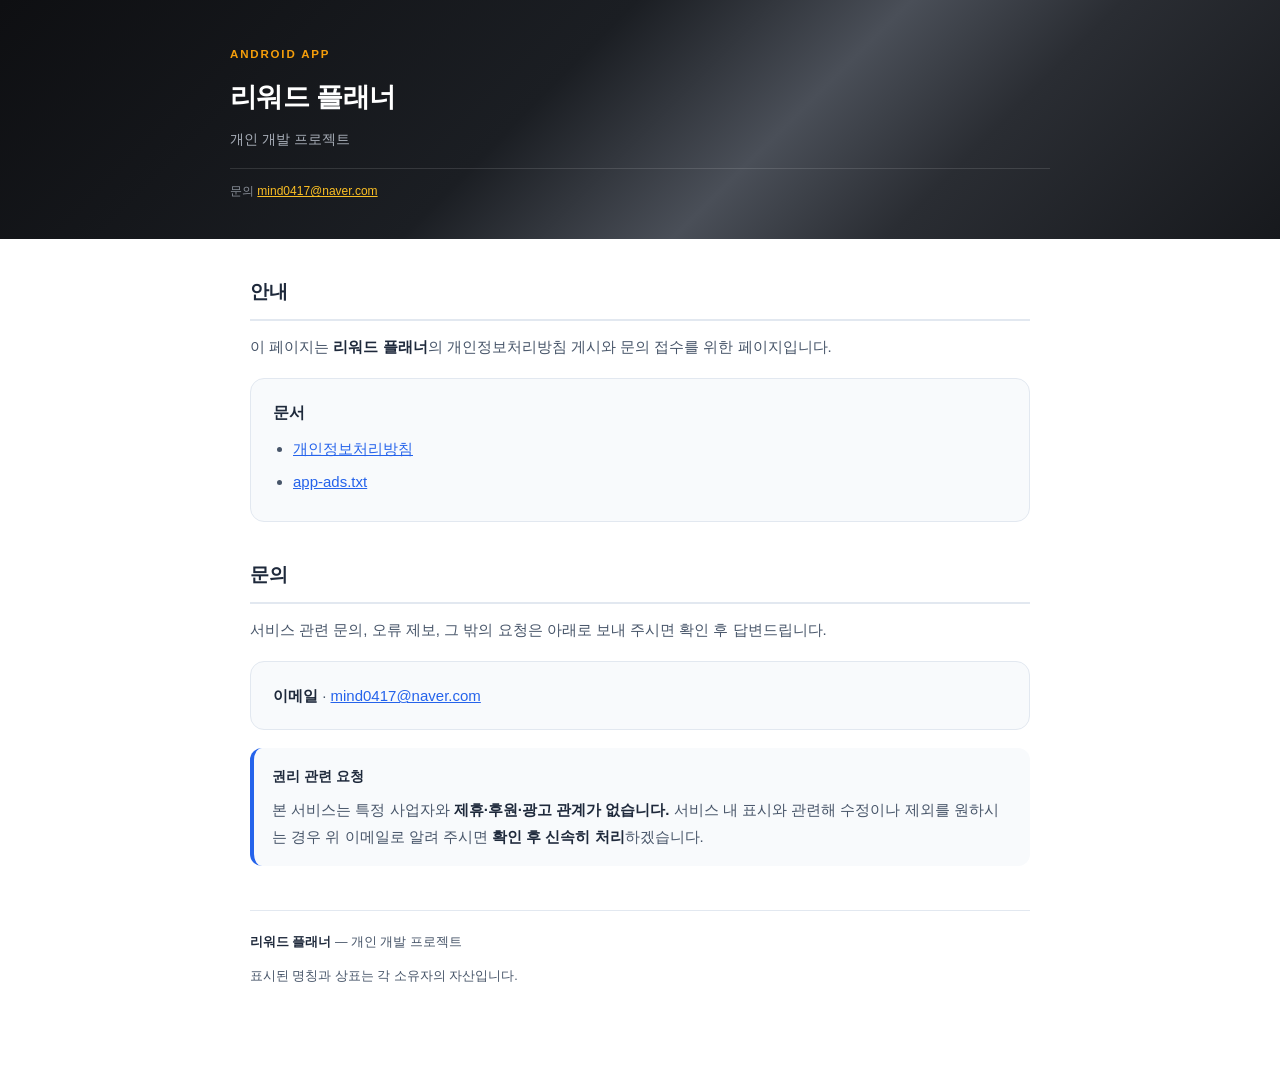
<file: index.html>
<!DOCTYPE html>
<html lang="ko">
<head>
<meta charset="UTF-8">
<meta name="viewport" content="width=device-width, initial-scale=1.0">
<title>리워드 플래너</title>
<meta name="description" content="리워드 플래너 - 개인정보처리방침 및 문의 안내">
<meta name="robots" content="noindex">
<link rel="stylesheet" href="style.css">
</head>
<body>
<header>
  <div class="inner">
    <div class="eyebrow">Android App</div>
    <h1>리워드 플래너</h1>
    <p>개인 개발 프로젝트</p>
    <div class="meta">문의 <a href="mailto:mind0417@naver.com" style="color:#FBBF24">mind0417@naver.com</a></div>
  </div>
</header>

<div class="wrap">

<h2>안내</h2>
<p>이 페이지는 <strong>리워드 플래너</strong>의 개인정보처리방침 게시와 문의 접수를 위한 페이지입니다.</p>

<div class="card">
  <h3>문서</h3>
  <ul style="margin-bottom:0">
    <li><a href="privacy.html">개인정보처리방침</a></li>
    <li><a href="app-ads.txt">app-ads.txt</a></li>
  </ul>
</div>

<h2>문의</h2>
<p>서비스 관련 문의, 오류 제보, 그 밖의 요청은 아래로 보내 주시면 확인 후 답변드립니다.</p>
<div class="card">
  <p style="margin-bottom:0"><strong>이메일</strong> ·
  <a href="mailto:mind0417@naver.com">mind0417@naver.com</a></p>
</div>

<div class="box">
  <div class="t">권리 관련 요청</div>
  <p>본 서비스는 특정 사업자와 <strong>제휴·후원·광고 관계가 없습니다.</strong>
  서비스 내 표시와 관련해 수정이나 제외를 원하시는 경우 위 이메일로 알려 주시면
  <strong>확인 후 신속히 처리</strong>하겠습니다.</p>
</div>

<footer>
  <p><strong>리워드 플래너</strong> — 개인 개발 프로젝트</p>
  <p>표시된 명칭과 상표는 각 소유자의 자산입니다.</p>
</footer>
</div>
</body>
</html>
</file>
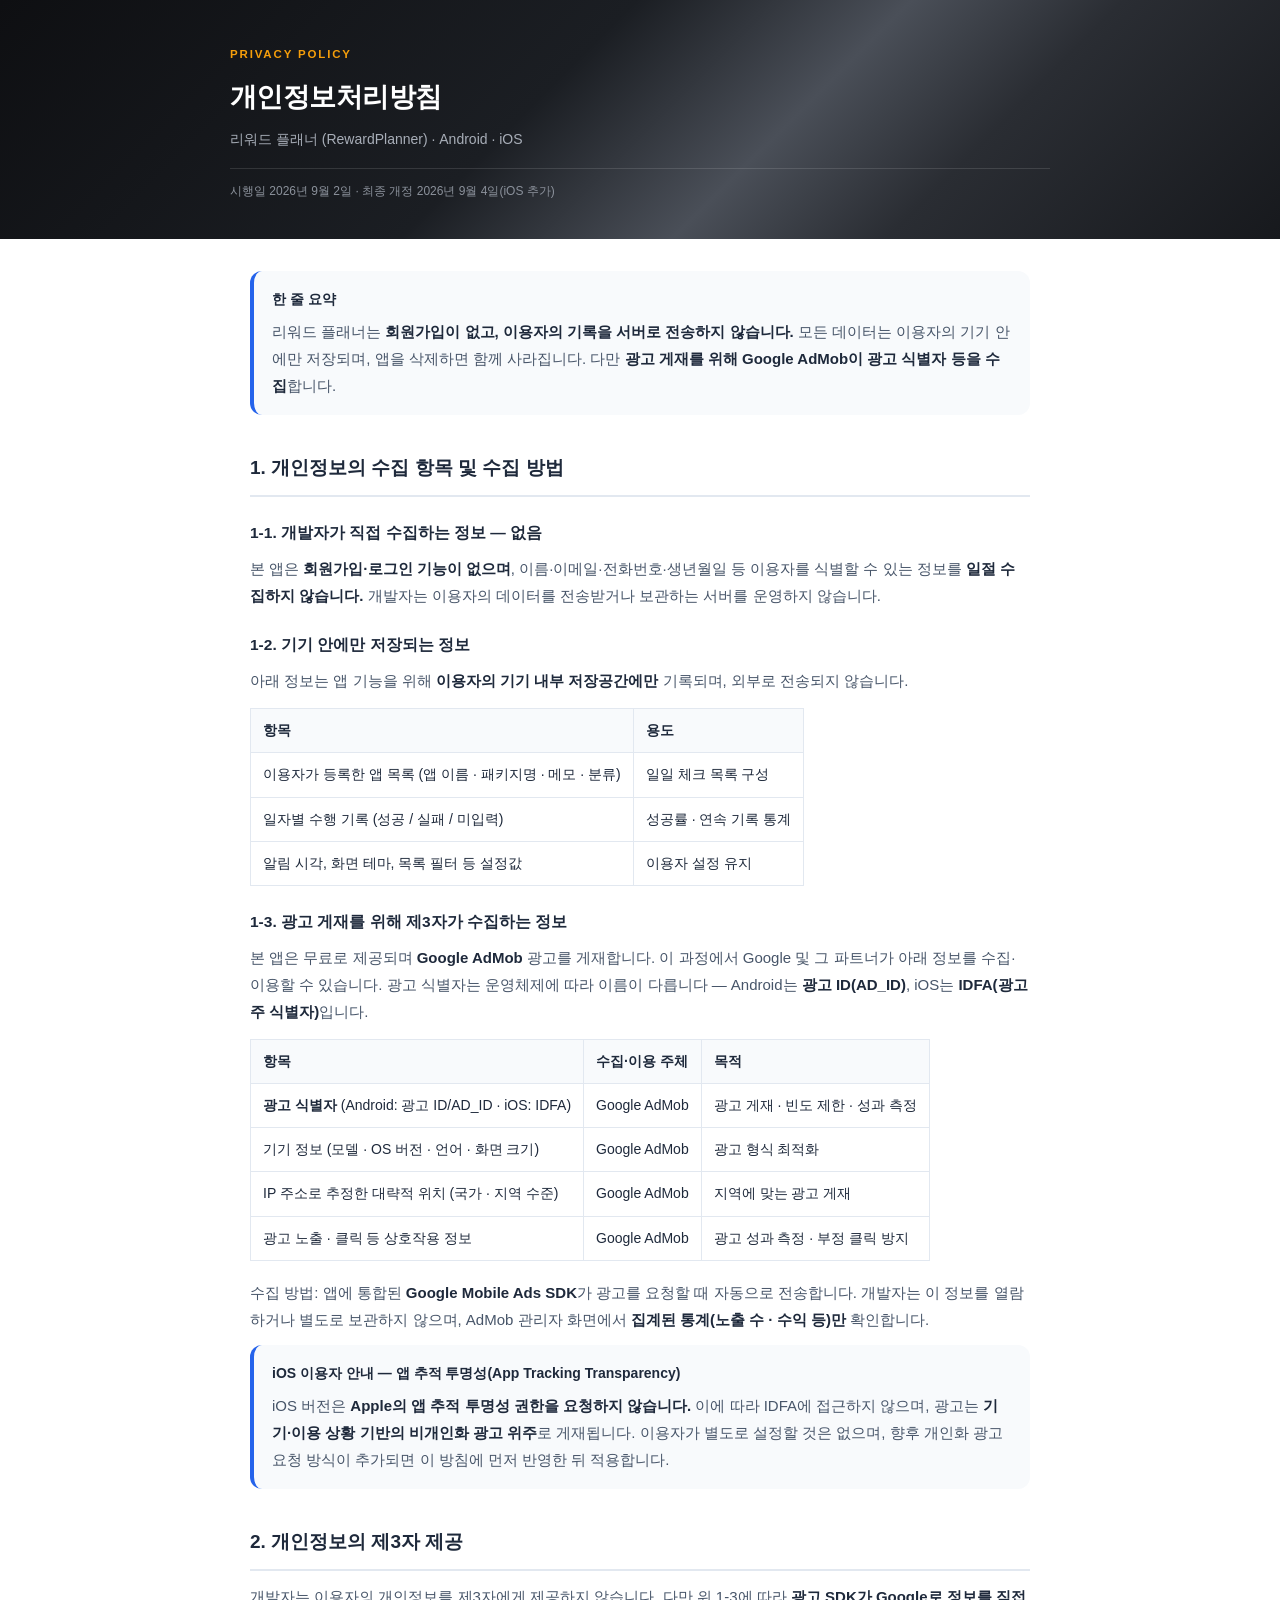
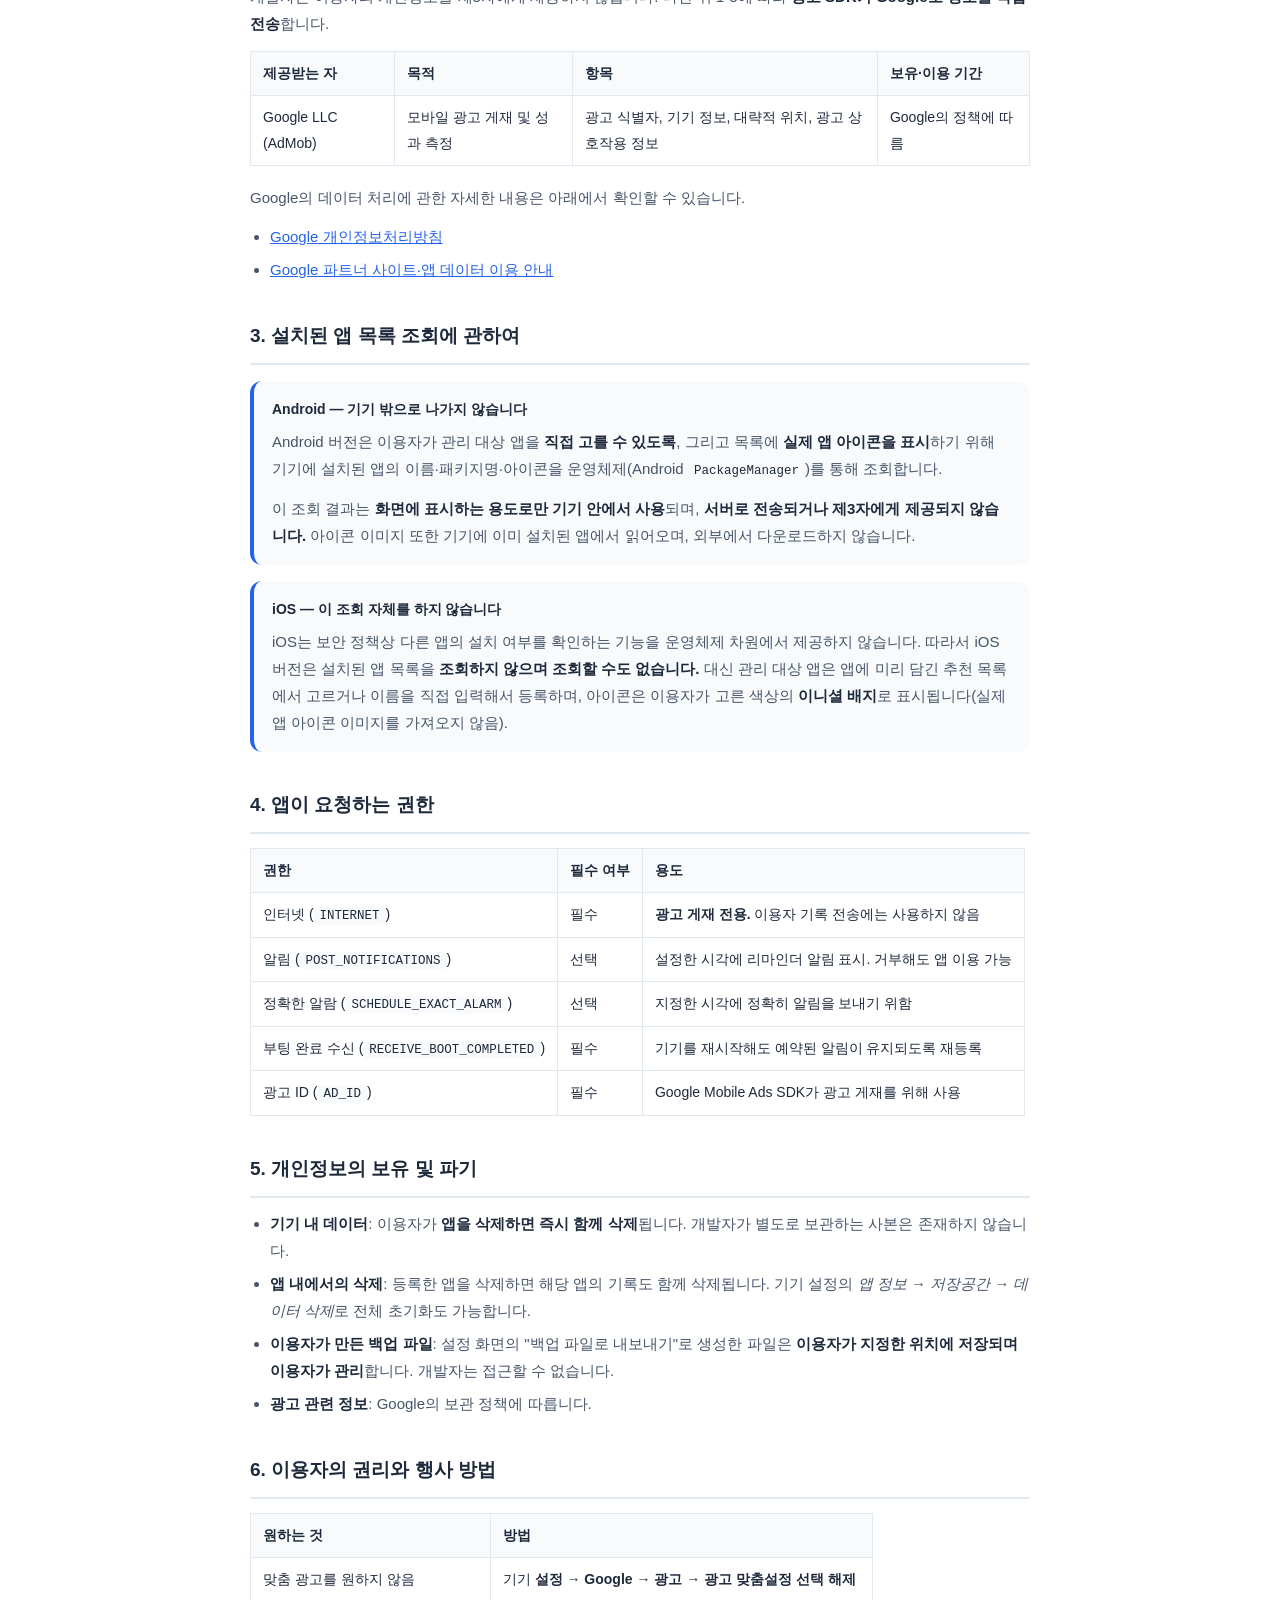
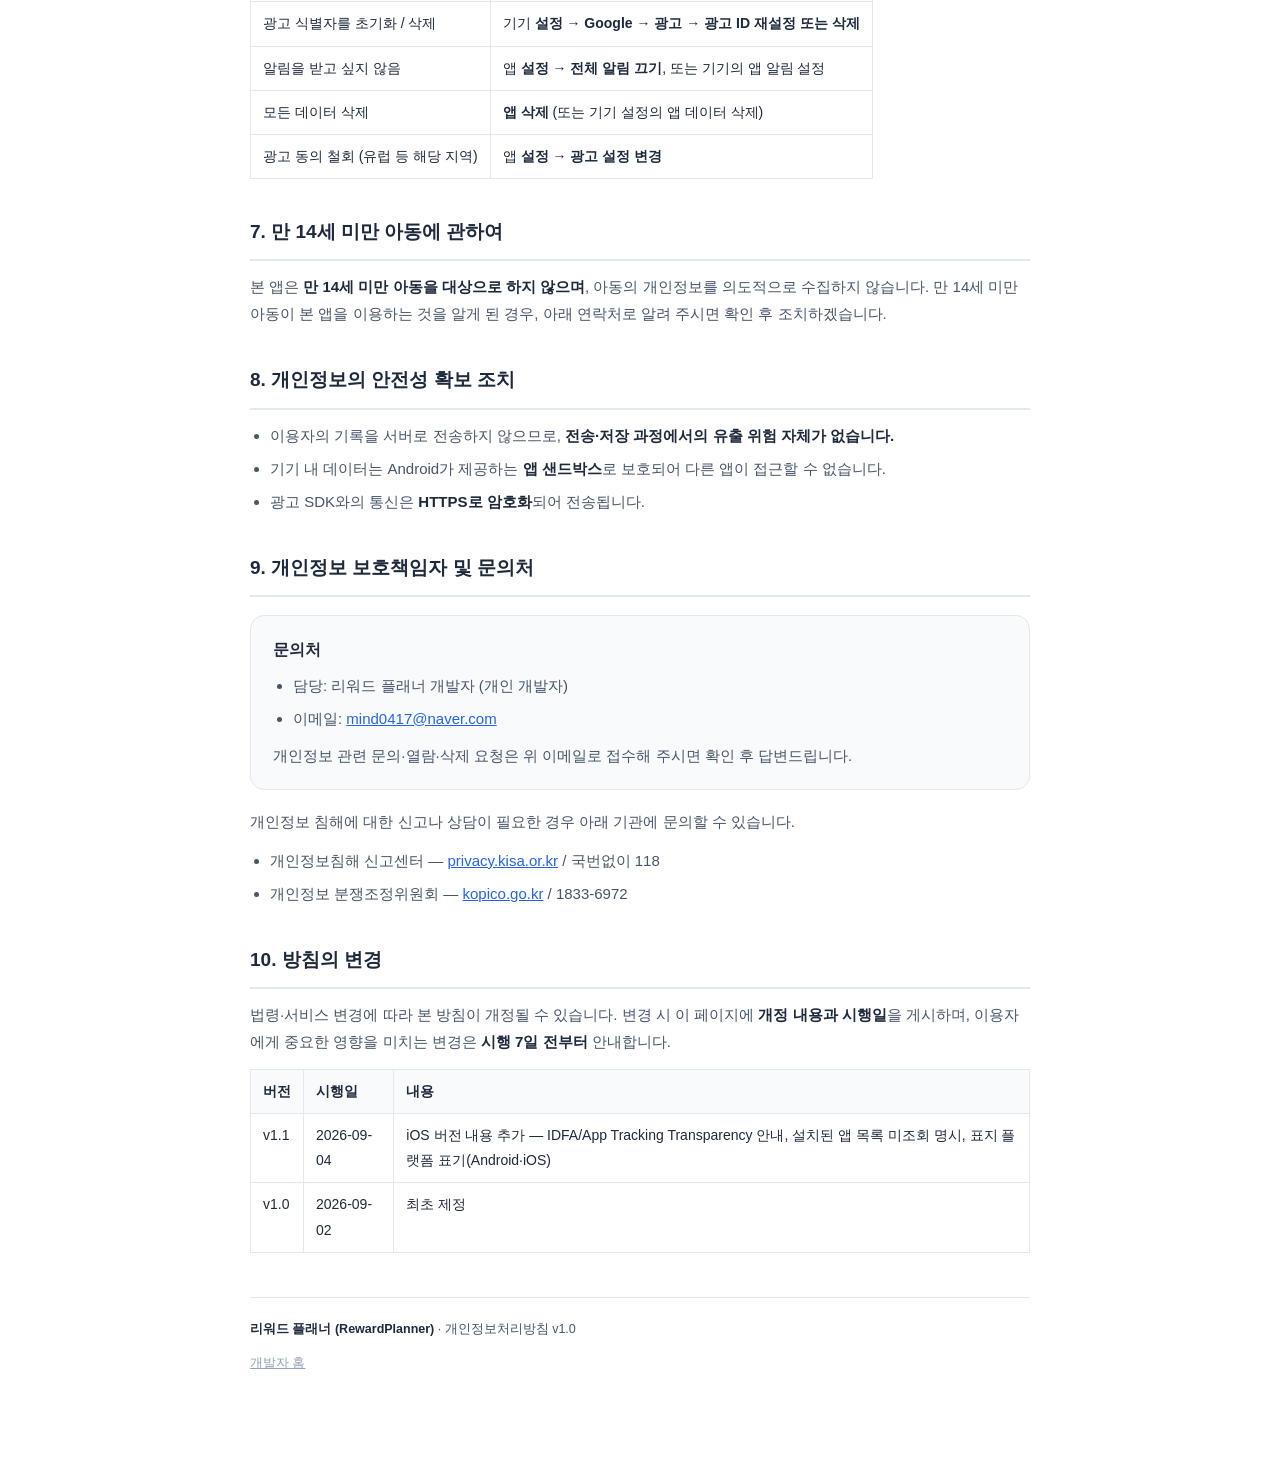
<file: privacy.html>
<!DOCTYPE html>
<html lang="ko">
<head>
<meta charset="UTF-8">
<meta name="viewport" content="width=device-width, initial-scale=1.0">
<title>개인정보처리방침 — 리워드 플래너</title>
<link rel="stylesheet" href="style.css">
</head>
<body>
<header>
  <div class="inner">
    <div class="eyebrow">Privacy Policy</div>
    <h1>개인정보처리방침</h1>
    <p>리워드 플래너 (RewardPlanner) · Android · iOS</p>
    <div class="meta">시행일 2026년 9월 2일 · 최종 개정 2026년 9월 4일(iOS 추가)</div>
  </div>
</header>

<div class="wrap">

<div class="box">
  <div class="t">한 줄 요약</div>
  <p>리워드 플래너는 <strong>회원가입이 없고, 이용자의 기록을 서버로 전송하지 않습니다.</strong>
  모든 데이터는 이용자의 기기 안에만 저장되며, 앱을 삭제하면 함께 사라집니다.
  다만 <strong>광고 게재를 위해 Google AdMob이 광고 식별자 등을 수집</strong>합니다.</p>
</div>

<h2>1. 개인정보의 수집 항목 및 수집 방법</h2>

<h3>1-1. 개발자가 직접 수집하는 정보 — 없음</h3>
<p>본 앱은 <strong>회원가입·로그인 기능이 없으며</strong>, 이름·이메일·전화번호·생년월일 등
이용자를 식별할 수 있는 정보를 <strong>일절 수집하지 않습니다.</strong>
개발자는 이용자의 데이터를 전송받거나 보관하는 서버를 운영하지 않습니다.</p>

<h3>1-2. 기기 안에만 저장되는 정보</h3>
<p>아래 정보는 앱 기능을 위해 <strong>이용자의 기기 내부 저장공간에만</strong> 기록되며,
외부로 전송되지 않습니다.</p>
<table>
  <tr><th>항목</th><th>용도</th></tr>
  <tr><td>이용자가 등록한 앱 목록 (앱 이름 · 패키지명 · 메모 · 분류)</td><td>일일 체크 목록 구성</td></tr>
  <tr><td>일자별 수행 기록 (성공 / 실패 / 미입력)</td><td>성공률 · 연속 기록 통계</td></tr>
  <tr><td>알림 시각, 화면 테마, 목록 필터 등 설정값</td><td>이용자 설정 유지</td></tr>
</table>

<h3>1-3. 광고 게재를 위해 제3자가 수집하는 정보</h3>
<p>본 앱은 무료로 제공되며 <strong>Google AdMob</strong> 광고를 게재합니다.
이 과정에서 Google 및 그 파트너가 아래 정보를 수집·이용할 수 있습니다.
광고 식별자는 운영체제에 따라 이름이 다릅니다 — Android는 <strong>광고 ID(AD_ID)</strong>,
iOS는 <strong>IDFA(광고주 식별자)</strong>입니다.</p>
<table>
  <tr><th>항목</th><th>수집·이용 주체</th><th>목적</th></tr>
  <tr><td><strong>광고 식별자</strong> (Android: 광고 ID/AD_ID · iOS: IDFA)</td><td>Google AdMob</td><td>광고 게재 · 빈도 제한 · 성과 측정</td></tr>
  <tr><td>기기 정보 (모델 · OS 버전 · 언어 · 화면 크기)</td><td>Google AdMob</td><td>광고 형식 최적화</td></tr>
  <tr><td>IP 주소로 추정한 대략적 위치 (국가 · 지역 수준)</td><td>Google AdMob</td><td>지역에 맞는 광고 게재</td></tr>
  <tr><td>광고 노출 · 클릭 등 상호작용 정보</td><td>Google AdMob</td><td>광고 성과 측정 · 부정 클릭 방지</td></tr>
</table>
<p>수집 방법: 앱에 통합된 <strong>Google Mobile Ads SDK</strong>가 광고를 요청할 때 자동으로 전송합니다.
개발자는 이 정보를 열람하거나 별도로 보관하지 않으며, AdMob 관리자 화면에서
<strong>집계된 통계(노출 수 · 수익 등)만</strong> 확인합니다.</p>
<div class="box" style="margin-top:12px">
  <div class="t">iOS 이용자 안내 — 앱 추적 투명성(App Tracking Transparency)</div>
  <p>iOS 버전은 <strong>Apple의 앱 추적 투명성 권한을 요청하지 않습니다.</strong>
  이에 따라 IDFA에 접근하지 않으며, 광고는 <strong>기기·이용 상황 기반의 비개인화 광고 위주</strong>로
  게재됩니다. 이용자가 별도로 설정할 것은 없으며, 향후 개인화 광고 요청 방식이 추가되면
  이 방침에 먼저 반영한 뒤 적용합니다.</p>
</div>

<h2>2. 개인정보의 제3자 제공</h2>
<p>개발자는 이용자의 개인정보를 제3자에게 제공하지 않습니다.
다만 위 1-3에 따라 <strong>광고 SDK가 Google로 정보를 직접 전송</strong>합니다.</p>
<table>
  <tr><th>제공받는 자</th><th>목적</th><th>항목</th><th>보유·이용 기간</th></tr>
  <tr>
    <td>Google LLC (AdMob)</td>
    <td>모바일 광고 게재 및 성과 측정</td>
    <td>광고 식별자, 기기 정보, 대략적 위치, 광고 상호작용 정보</td>
    <td>Google의 정책에 따름</td>
  </tr>
</table>
<p>Google의 데이터 처리에 관한 자세한 내용은 아래에서 확인할 수 있습니다.</p>
<ul>
  <li><a href="https://policies.google.com/privacy" target="_blank" rel="noopener">Google 개인정보처리방침</a></li>
  <li><a href="https://policies.google.com/technologies/partner-sites" target="_blank" rel="noopener">Google 파트너 사이트·앱 데이터 이용 안내</a></li>
</ul>

<h2>3. 설치된 앱 목록 조회에 관하여</h2>
<div class="box">
  <div class="t">Android — 기기 밖으로 나가지 않습니다</div>
  <p>Android 버전은 이용자가 관리 대상 앱을 <strong>직접 고를 수 있도록</strong>,
  그리고 목록에 <strong>실제 앱 아이콘을 표시</strong>하기 위해
  기기에 설치된 앱의 이름·패키지명·아이콘을 운영체제(Android <code>PackageManager</code>)를 통해 조회합니다.</p>
  <p style="margin-top:8px">이 조회 결과는 <strong>화면에 표시하는 용도로만 기기 안에서 사용</strong>되며,
  <strong>서버로 전송되거나 제3자에게 제공되지 않습니다.</strong>
  아이콘 이미지 또한 기기에 이미 설치된 앱에서 읽어오며, 외부에서 다운로드하지 않습니다.</p>
</div>
<div class="box" style="margin-top:12px">
  <div class="t">iOS — 이 조회 자체를 하지 않습니다</div>
  <p>iOS는 보안 정책상 다른 앱의 설치 여부를 확인하는 기능을 운영체제 차원에서 제공하지 않습니다.
  따라서 iOS 버전은 설치된 앱 목록을 <strong>조회하지 않으며 조회할 수도 없습니다.</strong>
  대신 관리 대상 앱은 앱에 미리 담긴 추천 목록에서 고르거나 이름을 직접 입력해서 등록하며,
  아이콘은 이용자가 고른 색상의 <strong>이니셜 배지</strong>로 표시됩니다(실제 앱 아이콘 이미지를 가져오지 않음).</p>
</div>

<h2>4. 앱이 요청하는 권한</h2>
<table>
  <tr><th>권한</th><th>필수 여부</th><th>용도</th></tr>
  <tr><td>인터넷 (<code>INTERNET</code>)</td><td>필수</td><td><strong>광고 게재 전용.</strong> 이용자 기록 전송에는 사용하지 않음</td></tr>
  <tr><td>알림 (<code>POST_NOTIFICATIONS</code>)</td><td>선택</td><td>설정한 시각에 리마인더 알림 표시. 거부해도 앱 이용 가능</td></tr>
  <tr><td>정확한 알람 (<code>SCHEDULE_EXACT_ALARM</code>)</td><td>선택</td><td>지정한 시각에 정확히 알림을 보내기 위함</td></tr>
  <tr><td>부팅 완료 수신 (<code>RECEIVE_BOOT_COMPLETED</code>)</td><td>필수</td><td>기기를 재시작해도 예약된 알림이 유지되도록 재등록</td></tr>
  <tr><td>광고 ID (<code>AD_ID</code>)</td><td>필수</td><td>Google Mobile Ads SDK가 광고 게재를 위해 사용</td></tr>
</table>

<h2>5. 개인정보의 보유 및 파기</h2>
<ul>
  <li><strong>기기 내 데이터</strong>: 이용자가 <strong>앱을 삭제하면 즉시 함께 삭제</strong>됩니다.
      개발자가 별도로 보관하는 사본은 존재하지 않습니다.</li>
  <li><strong>앱 내에서의 삭제</strong>: 등록한 앱을 삭제하면 해당 앱의 기록도 함께 삭제됩니다.
      기기 설정의 <em>앱 정보 → 저장공간 → 데이터 삭제</em>로 전체 초기화도 가능합니다.</li>
  <li><strong>이용자가 만든 백업 파일</strong>: 설정 화면의 "백업 파일로 내보내기"로 생성한 파일은
      <strong>이용자가 지정한 위치에 저장되며 이용자가 관리</strong>합니다. 개발자는 접근할 수 없습니다.</li>
  <li><strong>광고 관련 정보</strong>: Google의 보관 정책에 따릅니다.</li>
</ul>

<h2>6. 이용자의 권리와 행사 방법</h2>
<table>
  <tr><th>원하는 것</th><th>방법</th></tr>
  <tr><td>맞춤 광고를 원하지 않음</td><td>기기 <strong>설정 → Google → 광고 → 광고 맞춤설정 선택 해제</strong></td></tr>
  <tr><td>광고 식별자를 초기화 / 삭제</td><td>기기 <strong>설정 → Google → 광고 → 광고 ID 재설정 또는 삭제</strong></td></tr>
  <tr><td>알림을 받고 싶지 않음</td><td>앱 <strong>설정 → 전체 알림 끄기</strong>, 또는 기기의 앱 알림 설정</td></tr>
  <tr><td>모든 데이터 삭제</td><td><strong>앱 삭제</strong> (또는 기기 설정의 앱 데이터 삭제)</td></tr>
  <tr><td>광고 동의 철회 (유럽 등 해당 지역)</td><td>앱 <strong>설정 → 광고 설정 변경</strong></td></tr>
</table>

<h2>7. 만 14세 미만 아동에 관하여</h2>
<p>본 앱은 <strong>만 14세 미만 아동을 대상으로 하지 않으며</strong>, 아동의 개인정보를 의도적으로 수집하지 않습니다.
만 14세 미만 아동이 본 앱을 이용하는 것을 알게 된 경우, 아래 연락처로 알려 주시면 확인 후 조치하겠습니다.</p>

<h2>8. 개인정보의 안전성 확보 조치</h2>
<ul>
  <li>이용자의 기록을 서버로 전송하지 않으므로, <strong>전송·저장 과정에서의 유출 위험 자체가 없습니다.</strong></li>
  <li>기기 내 데이터는 Android가 제공하는 <strong>앱 샌드박스</strong>로 보호되어
      다른 앱이 접근할 수 없습니다.</li>
  <li>광고 SDK와의 통신은 <strong>HTTPS로 암호화</strong>되어 전송됩니다.</li>
</ul>

<h2>9. 개인정보 보호책임자 및 문의처</h2>
<div class="card">
  <h3>문의처</h3>
  <ul style="margin-bottom:0">
    <li>담당: 리워드 플래너 개발자 (개인 개발자)</li>
    <li>이메일: <a href="mailto:mind0417@naver.com">mind0417@naver.com</a></li>
  </ul>
  <p style="margin-top:10px;margin-bottom:0">개인정보 관련 문의·열람·삭제 요청은 위 이메일로 접수해 주시면
  확인 후 답변드립니다.</p>
</div>
<p>개인정보 침해에 대한 신고나 상담이 필요한 경우 아래 기관에 문의할 수 있습니다.</p>
<ul>
  <li>개인정보침해 신고센터 — <a href="https://privacy.kisa.or.kr" target="_blank" rel="noopener">privacy.kisa.or.kr</a> / 국번없이 118</li>
  <li>개인정보 분쟁조정위원회 — <a href="https://www.kopico.go.kr" target="_blank" rel="noopener">kopico.go.kr</a> / 1833-6972</li>
</ul>

<h2>10. 방침의 변경</h2>
<p>법령·서비스 변경에 따라 본 방침이 개정될 수 있습니다.
변경 시 이 페이지에 <strong>개정 내용과 시행일</strong>을 게시하며,
이용자에게 중요한 영향을 미치는 변경은 <strong>시행 7일 전부터</strong> 안내합니다.</p>
<table>
  <tr><th>버전</th><th>시행일</th><th>내용</th></tr>
  <tr><td>v1.1</td><td>2026-09-04</td><td>iOS 버전 내용 추가 — IDFA/App Tracking Transparency 안내,
      설치된 앱 목록 미조회 명시, 표지 플랫폼 표기(Android·iOS)</td></tr>
  <tr><td>v1.0</td><td>2026-09-02</td><td>최초 제정</td></tr>
</table>

<footer>
  <p><strong>리워드 플래너 (RewardPlanner)</strong> · 개인정보처리방침 v1.0</p>
  <p><a href="./">개발자 홈</a></p>
</footer>
</div>
</body>
</html>
</file>
<file: style.css>
/* 공통 스타일 — 두 페이지가 같은 톤을 쓰도록 분리 */
:root{
  --bg:#FFFFFF; --surface:#F8FAFC; --border:#E2E8F0;
  --text:#1E293B; --text2:#475569; --muted:#94A3B8;
  --accent:#2563EB; --gold:#F59E0B;
  --font:-apple-system,BlinkMacSystemFont,"Apple SD Gothic Neo","Pretendard","Malgun Gothic",sans-serif;
  --mono:"SF Mono","Fira Code",Consolas,monospace;
}
@media (prefers-color-scheme:dark){
  :root{
    --bg:#0F172A; --surface:#1E293B; --border:#334155;
    --text:#F1F5F9; --text2:#CBD5E1; --muted:#64748B;
    --accent:#60A5FA; --gold:#FBBF24;
  }
}
*{box-sizing:border-box;margin:0;padding:0}
body{font-family:var(--font);background:var(--bg);color:var(--text);
  line-height:1.8;font-size:15px;-webkit-font-smoothing:antialiased}
.wrap{max-width:820px;margin:0 auto;padding:0 20px 80px}
header{background:linear-gradient(135deg,#0E0F12 0%,#1B1E23 42%,#4A4F58 60%,#2A2D33 74%,#17191D 100%);
  color:#fff;padding:44px 20px 36px;margin-bottom:32px}
header .inner{max-width:820px;margin:0 auto}
header .eyebrow{font-size:11.5px;letter-spacing:.16em;text-transform:uppercase;color:var(--gold);font-weight:700}
header h1{font-size:27px;font-weight:800;margin:8px 0 6px;letter-spacing:-.02em}
header p{color:#A8AEB8;font-size:14px}
header .meta{margin-top:16px;padding-top:12px;font-size:12px;color:#8B919B;
  border-top:1px solid rgba(255,255,255,.12)}
h2{font-size:19px;font-weight:800;margin:36px 0 12px;padding-bottom:10px;border-bottom:2px solid var(--border)}
h3{font-size:15.5px;font-weight:700;margin:22px 0 8px}
p{margin-bottom:12px;color:var(--text2)}
p strong,li strong,td strong{color:var(--text);font-weight:700}
ul,ol{margin:0 0 14px 20px;color:var(--text2)}
li{margin-bottom:6px}
a{color:var(--accent)}
code{font-family:var(--mono);font-size:12.5px;background:var(--surface);
  padding:2px 6px;border-radius:5px;color:var(--text);word-break:break-all}
table{width:100%;border-collapse:collapse;margin:14px 0 18px;font-size:14px;display:block;overflow-x:auto}
th,td{border:1px solid var(--border);padding:9px 12px;text-align:left;vertical-align:top}
th{background:var(--surface);font-weight:700;white-space:nowrap}
.box{border-radius:12px;padding:16px 18px;margin:16px 0;border-left:4px solid var(--accent);background:var(--surface)}
.box .t{font-weight:800;font-size:14px;margin-bottom:6px;color:var(--text)}
.box p:last-child{margin-bottom:0}
footer{border-top:1px solid var(--border);margin-top:44px;padding-top:20px;color:var(--muted);font-size:12.5px}
footer a{color:var(--muted)}
.card{background:var(--surface);border:1px solid var(--border);border-radius:14px;padding:20px 22px;margin:18px 0}
.card h3{margin-top:0}
@media(max-width:600px){header h1{font-size:22px}.wrap{padding:0 14px 60px}}
</file>
